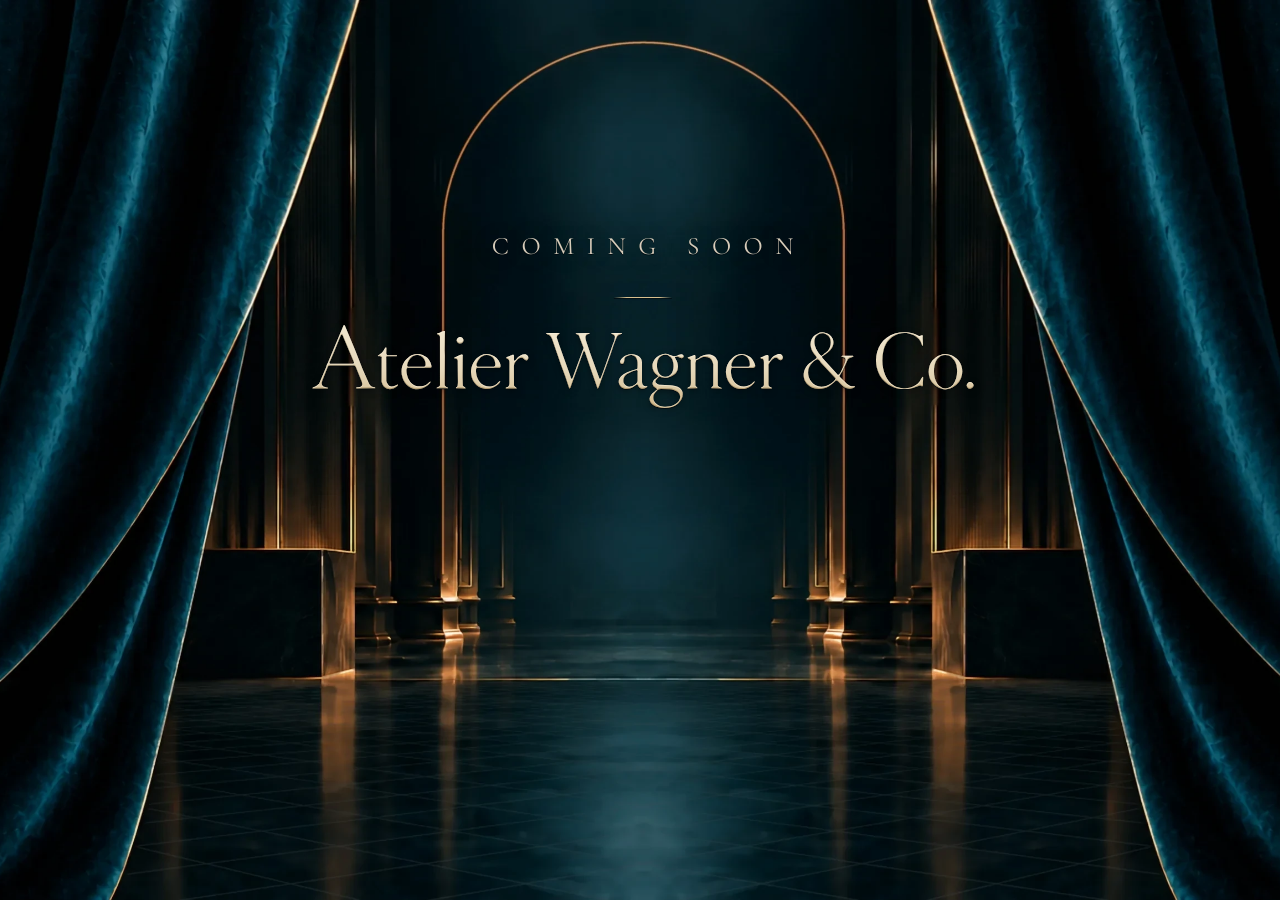
<file: index.html>
<!doctype html>
<html lang="en">
<head>
  <meta charset="utf-8">
  <meta name="viewport" content="width=device-width, initial-scale=1, viewport-fit=cover">
  <meta name="theme-color" content="#031923">
  <meta name="color-scheme" content="dark">
  <meta name="darkreader-lock">
  <meta name="description" content="Atelier Wagner &amp; Co. is developing thoughtful AI-assisted workflows, process improvements, and digital solutions for businesses. Official website coming soon.">
  <link rel="canonical" href="https://atelierwagnerco.com/">
  <meta property="og:type" content="website">
  <meta property="og:title" content="Atelier Wagner &amp; Co. | Official Website — Coming Soon">
  <meta property="og:description" content="Atelier Wagner &amp; Co. is developing thoughtful AI-assisted workflows, process improvements, and digital solutions for businesses. Official website coming soon.">
  <meta property="og:site_name" content="Atelier Wagner &amp; Co.">
  <meta property="og:url" content="https://atelierwagnerco.com/">
  <meta property="og:image" content="https://atelierwagnerco.com/assets/share/og-link-preview.png">
  <meta property="og:image:width" content="1200">
  <meta property="og:image:height" content="630">
  <meta property="og:image:alt" content="Atelier Wagner &amp; Co. — Coming Soon, with midnight teal velvet curtains and a gold-trimmed arch.">
  <meta name="twitter:card" content="summary_large_image">
  <meta name="twitter:title" content="Atelier Wagner &amp; Co. | Official Website — Coming Soon">
  <meta name="twitter:description" content="Atelier Wagner &amp; Co. is developing thoughtful AI-assisted workflows, process improvements, and digital solutions for businesses. Official website coming soon.">
  <meta name="twitter:image" content="https://atelierwagnerco.com/assets/share/og-link-preview.png">
  <meta name="twitter:image:alt" content="Atelier Wagner &amp; Co. — Coming Soon, with midnight teal velvet curtains and a gold-trimmed arch.">
  <link rel="icon" href="assets/brand/favicon-64x64.png" sizes="64x64" type="image/png">
  <link rel="icon" href="assets/brand/favicon.svg" sizes="any" type="image/svg+xml">
  <link rel="apple-touch-icon" href="assets/brand/apple-touch-icon.png">
  <title>Atelier Wagner &amp; Co. | Official Website — Coming Soon</title>
  <link rel="preload" href="assets/fonts/cormorant-garamond-latin-400-normal.woff2" as="font" type="font/woff2" crossorigin>
  <script type="application/ld+json">
    {"@context":"https://schema.org","@graph":[{"@type":"Organization","@id":"https://atelierwagnerco.com/#organization","name":"Atelier Wagner & Co.","alternateName":"AtelierWagnerCo","url":"https://atelierwagnerco.com/"},{"@type":"WebSite","@id":"https://atelierwagnerco.com/#website","name":"Atelier Wagner & Co.","alternateName":"AtelierWagnerCo","url":"https://atelierwagnerco.com/","publisher":{"@id":"https://atelierwagnerco.com/#organization"}}]}
  </script>
  <style>
    /* Cormorant Garamond — SIL Open Font License (assets/fonts/ofl.txt). Self-hosted: no font service. */
    @font-face { font-family: "Cormorant Garamond"; src: url("assets/fonts/cormorant-garamond-latin-400-normal.woff2") format("woff2"); font-weight: 400; font-style: normal; font-display: swap; }
    @font-face { font-family: "Cormorant Garamond"; src: url("assets/fonts/cormorant-garamond-latin-500-normal.woff2") format("woff2"); font-weight: 500; font-style: normal; font-display: swap; }
    @font-face { font-family: "Cormorant Garamond"; src: url("assets/fonts/cormorant-garamond-latin-300-italic.woff2") format("woff2"); font-weight: 300; font-style: italic; font-display: swap; }

    :root {
      color-scheme: dark;
      --ground: #031923;          /* page colour (palette v2) */
      --coming: #D6CCBA;          /* COMING SOON: soft champagne, never white */
      --hairline: #D8C08E;        /* champagne gold hairline */
      --founder: #CDBE9E;
      --edge: rgba(1, 9, 13, .92);/* crisp dark edge so lettering reads on velvet */
      background: var(--ground);
    }
    *, *::before, *::after { box-sizing: border-box; }
    html, body { margin: 0; width: 100%; min-height: 100%; background: var(--ground); }
    body { -webkit-font-smoothing: antialiased; -moz-osx-font-smoothing: grayscale; text-rendering: geometricPrecision; }

    main {
      --vw: 100vw; --vh: 100vh;
      position: relative; width: 100%; height: 100vh; overflow: hidden; background: var(--ground);
    }
    @supports (height: 100svh) { main { height: 100svh; --vh: 100svh; } }
    @supports (height: 100dvh) { main { height: 100dvh; --vh: 100dvh; } }

    /* The stage keeps the photograph's own proportions and covers the screen (like object-fit: cover),
       so the lettering always sits in the same place inside the arch on every screen. */
    .stage {
      /* desktop / laptop / landscape tablet: 1669 x 942 composition */
      --ar: 1.77176; --ox: .5; --oy: .12;
      --axis: 50.15%;
      --cs-top: 27.6%; --rule-top: 33.0%; --name-top: 35.7%;
      --cs-size: calc(.55rem + 1.02cqw);
      --rule-w: calc(1.25rem + 2.4cqw);
      --name-w: calc(6rem + 36.4cqw);
      --w: max(var(--vw), calc(var(--vh) * var(--ar)));
      --h: max(var(--vh), calc(var(--vw) / var(--ar)));
      position: absolute;
      width: var(--w); height: var(--h);
      left: calc((var(--vw) - var(--w)) * var(--ox));
      top: calc((var(--vh) - var(--h)) * var(--oy));
      container-type: size;
    }
    @media (min-aspect-ratio: 2 / 1) {          /* ultrawide: 2048 x 768 composition */
      .stage {
        --ar: 2.66667; --oy: .12; --axis: 49.66%;
        --cs-top: 27.6%; --rule-top: 32.85%; --name-top: 35.7%;
        --cs-size: calc(.5rem + .72cqw);
        --rule-w: calc(1.25rem + 1.7cqw);
        --name-w: calc(5rem + 25.6cqw);
      }
    }
    @media (max-aspect-ratio: 1 / 1) {          /* portrait phones and tablets: 852 x 1846 composition */
      .stage {
        --ar: .461538; --oy: .35; --axis: 50%;
        --cs-top: 35.6%; --rule-top: 38.9%; --name-top: 41.0%;
        --cs-size: calc(.52rem + 1.2cqw);
        --rule-w: calc(1.4rem + 7cqw);
        --name-w: calc(3rem + 41.5cqw);
      }
    }

    .scene, .scene img { position: absolute; inset: 0; width: 100%; height: 100%; display: block; }
    .scene img { object-fit: cover; animation: reveal 900ms ease-out both; }

    .lettering > * { position: absolute; left: var(--axis); margin: 0; animation: reveal 1400ms 250ms ease-out both; }

    .coming {
      top: var(--cs-top);
      transform: translate(-50%, -50%);
      font-family: "Cormorant Garamond", "Cormorant", Garamond, "Times New Roman", serif;
      font-weight: 400;
      font-size: var(--cs-size);
      line-height: 1;
      letter-spacing: .5em;
      padding-left: .5em;               /* balances the trailing letter-space so the words stay centred */
      text-transform: uppercase;
      white-space: nowrap;
      color: var(--coming);
      text-shadow: 0 1px 0 var(--edge), 0 0 .9em rgba(0, 0, 0, .45);
      font-kerning: normal;
    }
    .rule {
      top: var(--rule-top);
      width: var(--rule-w); height: 1px;
      transform: translateX(-50%);
      background: linear-gradient(90deg, rgba(216,192,142,0), var(--hairline) 22%, var(--hairline) 78%, rgba(216,192,142,0));
      box-shadow: 0 1px 0 rgba(1, 9, 13, .7);
    }
    .name {
      top: var(--name-top);
      width: var(--name-w);
      transform: translateX(-50%);
      font-size: 1rem; font-weight: 400;
    }
    .name svg { display: block; width: 100%; height: auto; overflow: visible; shape-rendering: geometricPrecision; }
    .name .stack { display: none; }
    .name .line { transform: translateY(-4.82%); }
    @media (max-aspect-ratio: 1 / 1) {
      .name .line { display: none; }
      .name .stack { display: block; transform: translateY(-3.39%); }
    }
    /* Portrait: COMING SOON sits fully inside the arch's gold lines. */
    @media (max-aspect-ratio: 1 / 1) { .coming { letter-spacing: .38em; padding-left: .38em; font-weight: 500; } }
    @media (max-aspect-ratio: 1 / 1) and (max-width: 350px) { .coming { letter-spacing: .3em; padding-left: .3em; } }
    /* Phones: give the hairlines and the A's crossbar a little more body so they never disappear. */
    .name g { stroke-width: 0; }
    @media (max-width: 540px) and (max-aspect-ratio: 1 / 1) { .name g { stroke-width: 11px; } }

    /* Optional founder line (off by default): soft italic, lower right. */
    .founder { display: none; }
    .with-founder .founder {
      display: block; position: absolute; left: auto; right: calc(5.5% + env(safe-area-inset-right, 0px)); bottom: calc(5.5% + env(safe-area-inset-bottom, 0px));
      font-family: "Cormorant Garamond", Garamond, serif; font-style: italic; font-weight: 300;
      font-size: calc(1rem + .55vw); letter-spacing: .04em; color: var(--founder);
      text-shadow: 0 1px 0 var(--edge), 0 0 1.2em rgba(0, 0, 0, .55);
      animation: reveal 1600ms 600ms ease-out both; margin: 0;
    }

    .sr-only { position: absolute !important; width: 1px; height: 1px; margin: -1px; padding: 0; overflow: hidden; clip: rect(0 0 0 0); clip-path: inset(50%); white-space: nowrap; border: 0; }

    @keyframes reveal { from { opacity: 0; } to { opacity: 1; } }
    @media (prefers-reduced-motion: reduce) { .scene img, .lettering > *, .with-founder .founder { animation: none; } }
  </style>
</head>
<body>
  <svg width="0" height="0" style="position:absolute" aria-hidden="true" focusable="false">
    <defs>
      <linearGradient id="awcGold" gradientUnits="userSpaceOnUse" x1="0" y1="-20" x2="0" y2="930">
        <stop offset="0" stop-color="#F3EAD4"/>
        <stop offset=".55" stop-color="#E6D8BA"/>
        <stop offset="1" stop-color="#CFB688"/>
      </linearGradient>
      <filter id="awcEtch" x="-3%" y="-15%" width="106%" height="140%" color-interpolation-filters="sRGB">
        <feGaussianBlur in="SourceAlpha" stdDeviation="34" result="amb"/>
        <feOffset in="amb" dy="24" result="ambO"/>
        <feFlood flood-color="#000000" flood-opacity=".5"/>
        <feComposite in2="ambO" operator="in" result="ambient"/>
        <feOffset in="SourceAlpha" dy="11" result="edgeO"/>
        <feGaussianBlur in="edgeO" stdDeviation="3.5" result="edgeB"/>
        <feFlood flood-color="#01090D" flood-opacity=".92"/>
        <feComposite in2="edgeB" operator="in" result="edge"/>
        <feOffset in="SourceAlpha" dy="6" result="sd"/>
        <feComposite in="SourceAlpha" in2="sd" operator="out" result="topRim"/>
        <feFlood flood-color="#FBF2DE" flood-opacity=".6"/>
        <feComposite in2="topRim" operator="in" result="hi"/>
        <feOffset in="SourceAlpha" dy="-6" result="su"/>
        <feComposite in="SourceAlpha" in2="su" operator="out" result="botRim"/>
        <feFlood flood-color="#8F7647" flood-opacity=".55"/>
        <feComposite in2="botRim" operator="in" result="lo"/>
        <feMerge><feMergeNode in="ambient"/><feMergeNode in="edge"/><feMergeNode in="SourceGraphic"/><feMergeNode in="lo"/><feMergeNode in="hi"/></feMerge>
      </filter>
      <filter id="awcEtchS" x="-4%" y="-10%" width="108%" height="125%" color-interpolation-filters="sRGB">
        <feGaussianBlur in="SourceAlpha" stdDeviation="48" result="amb"/>
        <feOffset in="amb" dy="34" result="ambO"/>
        <feFlood flood-color="#000000" flood-opacity=".5"/>
        <feComposite in2="ambO" operator="in" result="ambient"/>
        <feOffset in="SourceAlpha" dy="18" result="edgeO"/>
        <feGaussianBlur in="edgeO" stdDeviation="5" result="edgeB"/>
        <feFlood flood-color="#01090D" flood-opacity=".92"/>
        <feComposite in2="edgeB" operator="in" result="edge"/>
        <feOffset in="SourceAlpha" dy="9" result="sd"/>
        <feComposite in="SourceAlpha" in2="sd" operator="out" result="topRim"/>
        <feFlood flood-color="#FBF2DE" flood-opacity=".6"/>
        <feComposite in2="topRim" operator="in" result="hi"/>
        <feMerge><feMergeNode in="ambient"/><feMergeNode in="edge"/><feMergeNode in="SourceGraphic"/><feMergeNode in="hi"/></feMerge>
      </filter>
      <g id="awcL1"><path fill-rule="nonzero" d="M1925.61,349.78c40.43,13.14 71.71,43.83 86.76,83.43c6.85,18.02 15.77,40 -0.56,52.75l-186.91,0.03c-13.09,0.01 -47.45,-3.87 -56.88,4.64c-9.69,8.74 -5.32,40.27 -3.84,52.52c6.65,54.8 34.38,106.12 86.67,129.49c38.08,17.01 87.47,12.93 121.38,-11.23c14.32,-10.2 30.57,-33.5 45.31,-37.96c-0.35,17.11 -20.6,35.64 -33.88,45.99c-38.29,29.83 -83.98,45.46 -132.81,37.87c-126.61,-19.69 -175.37,-167.56 -117.71,-271.9c7.02,-12.71 14.94,-25.18 24.63,-36.03c9.91,-11.1 32.72,-31.37 54.23,-42.2c36.61,-18.43 74.63,-20.06 113.61,-7.4zM1826,365.77c-3.31,1.95 -6.57,3.96 -9.45,6.3c-18.1,14.67 -56.41,68.05 -47.77,93.12c1.68,4.86 5.1,6.42 8.62,9.62l170.64,1.02c19.23,0.12 16.94,-25.78 15.49,-37.79c-3.21,-26.6 -13.06,-50.25 -33.97,-67.9c-4.01,-3.39 -8.8,-5.97 -13.55,-8.51c-28.62,-15.26 -62.1,-12.38 -90.01,4.14zM2106.09,401.2c-6.61,-9.53 -34.57,-14.83 -24.08,-24.21c5.57,-4.97 61.79,-27.85 69.58,-28.78c3.2,-0.38 6.21,0.8 8.06,3.48c6.55,9.5 -3.64,60.72 9.84,59.62c10.4,-0.84 19.79,-21.66 26.41,-28.6c23.05,-24.12 85.27,-62.39 111.58,-22.42c9.66,14.69 6.51,47.1 -16.4,47.68c-14.92,0.38 -28.8,-24.64 -45.74,-28.13c-35.74,-7.38 -83.93,51.65 -83.8,85.03l0.79,205.82c0.04,12.38 27.96,21.34 27.57,28.21c-0.13,2.36 -2.11,1.81 -3.05,3.55l-105.55,0.53c-3.5,0.01 -6.4,-1.47 -7.59,-4.69c7.62,-7.7 20.48,-7.29 29.17,-15.22c13.74,-12.54 10.53,-41.02 10.59,-58.11l0.56,-167.12c0.06,-16.54 1.82,-42.57 -7.94,-56.64zM1534.35,380.01c1.2,-2.3 65.89,-30.34 73.73,-33.39c6.01,-2.34 15.3,-2.32 15.22,6.54l-2.06,234.8l2.9,84.94c0.48,14.18 23.12,14.5 26.76,24.88c0.74,2.11 -1.13,2.56 -1.04,4.77l-98.07,-0.85c-3.93,-16.3 11.38,-9.23 16.49,-28.37c4.7,-17.63 3.26,-52.97 3.08,-72.13l-1.86,-188.22c-0.28,-28.52 -40.45,-22.77 -35.15,-32.97zM1182.01,344.41c24.62,6.3 52.12,22.69 64.08,33.46c14.59,13.15 27.08,31.22 35.02,49.18c4.91,11.13 16.16,40.57 10.85,51.91c-1.81,3.88 -4.51,4.36 -7.56,6.74l-243.21,0.25c-15.72,16.55 -10.57,43.39 -7.02,64.68c9.71,58.36 49.35,120.69 112.57,128.66c31.95,4.03 63.73,1.32 91.48,-16.18c14.57,-9.18 31.09,-30.3 45.7,-34.02c-1.3,16.21 -19.94,32.41 -32.51,42.65c-38.2,31.12 -92.63,45.8 -141.17,36.11c-121.18,-24.18 -166.79,-185.91 -103.99,-282.56c12.8,-19.71 52.38,-61.34 85.76,-74.34c30.27,-11.79 58.53,-14.6 90,-6.54zM1104,360.4c-4.87,2.33 -9.85,4.62 -13.99,7.65c-26.05,19.03 -39.67,44.59 -48.58,74.83c-2.16,7.32 -5.68,16.43 -2.62,23.95c1.85,4.53 5.05,5.52 8.54,8.3l167.56,-0.82c21.83,-0.11 16.15,-31.54 13.85,-44.62c-5.15,-29.31 -21.09,-54.63 -47.71,-68.66c-4.53,-2.39 -9.8,-3.96 -15.04,-5.49c-21.5,-6.29 -41.81,-4.79 -62.01,4.86zM728.17,359.41c7.28,-9.22 28.51,-12.21 58.34,-50.22c4.57,-5.84 23.65,-44.45 29.74,-38.03c8.17,8.63 -2.81,58.41 3.95,73.01c2.01,4.36 5.57,6.13 9.02,9.11l97.63,-0.79c6.43,4.81 5.72,8.08 -0.88,12.29l-98.07,-1.31c-3.38,-0.04 -8.74,6.54 -10.8,8.61l1.26,250.24c0.04,7.2 5.27,17.61 8.01,24.18c28.88,69.13 101.06,15.18 114.66,14.09c-1.27,20.59 -34.1,37.81 -52.44,44.2c-48.22,16.79 -102,-4.63 -115.76,-56.09c-1.37,-5.12 -4.89,-12.84 -4.87,-18.03l0.8,-256.83c-15.66,-14.46 -27.78,-4.16 -40.59,-14.43zM1629.86,190.88c3.1,18.56 -11.64,37.15 -30.13,39.65c-17.88,2.42 -38.43,-11.69 -40.67,-29.97c-2.26,-18.38 12.54,-37.56 30.99,-39.88c18.9,-2.38 36.68,11.46 39.81,30.2zM1351.18,127.01c3.01,-6.2 16.67,-6.43 22.5,-8.08c11.95,-3.39 46.58,-22.97 56.47,-19.5c3.44,1.2 3.33,3.69 5.38,6.14l-2.48,193.06c-0.27,20.55 1.87,41.07 1.76,61.57l-1.68,304.33c-0.11,19.35 34.38,30.24 35.49,33.15c0.91,2.38 -1.34,2.42 -1.71,4.5l-116.98,-0.49c-0.58,-1.9 -2.84,-1.84 -2.21,-4.21c1.46,-5.49 35.19,-11.17 35.18,-30.75l-0.3,-507.07c-0.01,-18.91 -35.07,-25.12 -31.42,-32.65zM381.52,40.5l102.44,244.61l86.03,218.64l63.03,140.83c7.06,15.76 20.93,34.23 36.99,41.44c11.07,4.97 24.43,2.79 32.81,11.03c-3.08,6.18 -8.06,4.37 -13.47,4.43l-180.3,1.76c-7.28,0.07 -9.68,-8.71 -2.74,-11.54c19.11,-7.8 39.36,1.59 54.12,-18.14c12.25,-16.36 -7,-54.96 -14.07,-72.22l-50.41,-122.95c-4.77,-11.64 -13.1,-16.83 -26.04,-16.79l-246.73,0.86c-9.01,0.03 -19.09,8.39 -22.34,16.56l-51.58,129.84c-7.86,19.79 -19.21,49.94 -0.86,67.33c19.45,18.41 69.45,11.22 50.59,26.75l-156.12,-0.41c0.31,-3.36 -2.14,-4.74 0.49,-7.68c2.06,-2.29 37.02,-11.09 59.55,-34.87c1.94,-2.05 7.78,-6.78 8.77,-9.11l71.61,-169.16c4.04,-9.55 5.9,-20.02 9.8,-29.59c2.34,-5.74 6.54,-10.41 8.92,-16.07l165.37,-394.88c2.28,-5.44 12.07,-5.64 14.14,-0.67zM339.85,143.28l-77.06,190l-41.27,94.6c-2.33,5.25 1.94,16.41 8.7,16.4l241.45,-0.56c2.5,-3.58 4.81,-7.05 6.96,-10.86l-121.47,-290.45c-2.76,-6.59 -14.83,-5.19 -17.31,0.87z"/></g>
      <g id="awcL2"><path fill-rule="nonzero" d="M6999.57,667.61c1.61,18.84 -14.43,36.9 -33.08,38.75c-19.15,1.89 -37.21,-14.15 -38.97,-33.03c-1.78,-18.99 14.52,-37.11 33.26,-38.91c19.19,-1.84 37.17,14.29 38.79,33.19zM3907.29,698.2c57.42,46.86 27.33,125.12 -19.33,166.31c-55.36,48.86 -147.89,51.71 -215.94,34.74c-60.32,-15.04 -109.76,-71.82 -64.63,-130.48c9.43,-12.27 59.76,-53.46 59.99,-54.16c2.76,-8.56 -26.51,-23.92 -32.82,-30.49c-29.7493,-31.00164 -5.97957,-74.50121 20.36646,-86.17811l-0.05503,-0.06879c10.20719,-8.16576 20.08375,-16.75791 29.1485,-24.70983c-5.50186,-3.12478 -10.38921,-6.30379 -14.19994,-9.03328c-55.75,-39.94 -66.78,-110.05 -28.08,-166.55c11.59588,-16.9295 50.91647,-50.05481 78.97518,-53.08494l-0.07381,-0.24602c24.29899,-7.2897 49.22102,-9.04907 72.67944,2.68014l-0.14066,0.28131c14.55909,2.84738 39.86362,11.19776 52.98116,18.05126c10.89913,-3.21394 23.46346,-5.93074 36.18199,-7.7405c0.03836,-0.03377 0.07726,-0.06751 0.11669,-0.10124c8.97,-7.68 27.71,-13.29 39.36,-14.18c13.31,-1.02 31.59,12.86 24.59,27.45c-7.11,14.82 -24.54,16.77 -37.78,10.19c-4.14029,-2.06049 -18.35561,-7.29689 -25.0207,-13.27445c-9.72451,1.38415 -19.21073,3.28998 -27.93774,5.56237c3.30937,5.92037 3.71993,14.22205 7.64844,20.02207c36.02,53.08 37.71,129.63 -20.22,169.26c-10.77014,7.37187 -33.27395,19.91032 -50.32207,22.08263c-20.10308,9.50973 -40.53212,6.97151 -61.08475,3.00552c-11.47854,1.30726 -25.52372,-3.28768 -38.03289,-9.31271c-8.61289,7.56355 -18.13421,15.92219 -28.06389,24.04401c-4.33033,7.38004 -11.32363,13.76932 -13.04641,22.68054c-4.09,21.14 27.02,38.27 44.96,39.02l107.77,4.5c34.47,1.43 74.49,7.26 102.01,29.73zM3661.82,732.71c-29.67,28.31 -46.16,71.9 -21.32,109.5c35.74,54.13 109.54,57.84 167.42,47.94c69.25,-11.85 147.09,-91.54 73.41,-152.11c-9.65,-7.94 -21.58,-12.96 -33.39,-16.77c-13.9,-4.48 -31.51,-9.49 -46.18,-9.81l-91.92,-2.03c-21.17,-0.46 -33.33,9.26 -48.02,23.28zM6588.27,665.62c-75.93,-61.37 -79.6,-182.18 -21.7,-256.6c12.6496,-16.26854 52.92414,-50.9004 80.95115,-56.45679c31.76262,-15.4432 65.27818,-15.2389 98.78527,-5.18678l-0.21556,0.71852c31.73284,2.01643 79.1632,41.55122 94.97913,60.48504c60.2,72.1 52.76,194.37 -21.47,254.8c-15.32523,12.48155 -55.0356,41.99065 -80.85431,42.9309c-26.51214,9.38317 -54.6271,9.43653 -80.33876,-2.9921c-23.81265,-4.94307 -56.7212,-26.86362 -70.13693,-37.69879zM6783.21,662.77c50.25,-64.16 57.46,-176.56 16.72,-247.6c-21.1923,-36.95302 -48.0093,-48.31641 -60.88938,-58.9023c-28.43576,-7.83585 -54.96828,-7.97182 -81.33596,3.24727c-11.80186,12.32672 -35.5427,22.33494 -51.45465,54.78502c-33.72,68.73 -31.9,174.81 12.15,238.8c15.95432,23.17727 36.7816,33.29628 49.10103,42.75667c22.51953,9.50384 45.57362,8.74702 69.11449,0.00668c13.3762,-8.42364 32.31967,-14.86538 46.59449,-33.09335zM4071.96,396.7c0.11483,0.80598 0.29327,1.59401 0.51891,2.36837c12.44912,-6.80248 27.17528,-11.67704 39.16086,-20.00547c11.67446,-12.24324 32.18422,-20.62684 46.35023,-25.28291c53.31,-17.52 115.06,-10.62 140.77,46.88c3.33,7.45 9.51,19.67 9.5,27.71l-0.07,237.49c-0.01,19.28 34.61,27.31 39.12,31.98c2.13,2.21 0.02,2.89 1.47,5.86l-105.48,-2.34c-0.86,-1.87 -2.72,-1.9 -3.06,-4.09c-1.16,-7.44 18.14,-17.82 18.16,-28.78l0.46,-215.05c0.02,-7.88 -2.89,-17.13 -5.07,-24.63c-13.03,-44.82 -54.52,-63.39 -98.44,-55.88c-14.72314,2.51104 -29.18479,11.96086 -41.62078,16.46507c-12.61694,7.94788 -26.45671,12.6724 -37.28935,18.66477c1.42433,3.07948 2.51455,6.2238 2.06012,9.75016c-0.95,7.41 -6.71,14.5 -6.71,21.99v230.01c0,10.96 21.97,21.77 20.03,28.72c-0.63,2.27 -2.53,1.94 -3.75,3.67l-98.96,0.83c1.54,-16.21 14.79,-6.02 27.36,-24.51c9.01,-13.24 8.11,-38.53 8.01,-54.01l-1.49,-217.26c-18.43,-22.77 -30.28,-12.65 -31.92,-30.4l70.19,-24.7c16.51,-5.81 9.46,35.83 10.7,44.55zM3348.34,365.08c-11.72,7.63 -22.6,17.88 -23.89,32.5c-1.43,16.38 -4.08,56.83 -31.94,44.82c-28.67,-12.35 -6.53,-44.03 7.64,-58.28c8.91579,-8.97016 30.34726,-25.66083 47.66477,-31.3625l-0.00286,-0.00572c19.38243,-9.69122 38.49044,-11.99945 59.74662,-9.87384l-0.02794,0.27943c9.97483,-1.06339 21.44879,1.79821 30.51941,4.24263c39.18,10.54 71.69,40.11 71.69,83.17v167.12c0,25.36 -5.92,70.89 25.07,80.82c10.79,3.46 21.23,-2.95 31.3,-1.56c-7.75,31.36 -61.88,39.43 -86.34,15.28c-6.94,-6.85 -13.85,-29.9 -22.12,-31.28c-7.48,-1.24 -36.16,25.13 -45.1,30.53c-35.44,21.37 -86.56,26.43 -120.49,-0.76c-13.79,-11.05 -22.91,-26.45 -26.23,-43.78c-10.46,-54.53 36.04,-88.64 79.43,-109.43c10.47308,-5.02004 25.78435,-12.80018 39.74642,-15.8524l-0.07704,-0.19261c28.55526,-11.4221 51.9036,-14.66804 72.47534,-22.56456c1.84186,-3.07676 3.88182,-7.39114 4.24528,-15.56043c1.12,-25.45 2.92,-54.95 -4.44,-79.6c-13.53847,-45.32872 -38.01438,-41.37041 -56.59658,-51.62181c-14.49094,-0.88271 -27.15791,0.61253 -40.20362,5.70813c-4.58933,3.42029 -11.49393,6.8751 -12.0698,7.25368zM3349.66,553.5c-31.09,21.47 -50.21,74.08 -24.06,106.55c29.18,36.23 74.24,26.23 107.62,3.71c9.14,-6.17 18.79,-12.33 24.46,-22.11c6.68,-11.51 5,-27.96 5,-40.88v-78.73c-4.00585,-5.43392 -6.30606,-9.15862 -7.45508,-11.94822c-17.76999,6.1032 -36.80584,9.59881 -58.34307,17.29881c-12.88078,9.59612 -34.93435,17.62123 -47.22184,26.10941zM4643.17,435.84c-3.63,-23.48 -12.91,-47.55 -31.42,-63.34c-8.2047,-6.99583 -20.00424,-11.15714 -28.28271,-17.77818c-22.52614,-5.97712 -43.41539,-5.15481 -64.41882,4.05745c-9.28983,9.66101 -24.24069,16.56829 -33.48846,26.54073c-13.9,15 -38.8,57.2 -34.89,78.61c0.92,5.05 4.32,7.63 7.27,11.47l170.63,-1.79c18.98,-0.2 16.45,-25.84 14.6,-37.77zM4606.58,350.46c40.46,12.86 67.69,40.56 83.5,79.67c11.57,28.6 23.73,56.7 -19.3,56.53l-215.93,-0.85c-11.85,18.56 -9.23,40.31 -7.27,61.74c6.49,70.88 60.51,135.82 135.25,134.82c28.36,-0.37 55.36,-8.7 78.28,-25.81c12.02,-8.98 21.46,-25.32 34.91,-29.95c-0.07,16.09 -17.79,31.07 -29.63,41.47c-37.3,32.76 -85.54,45.77 -134.58,40.14c-125.1,-14.35 -174.12,-175.43 -113.25,-274.13c12.95997,-21.02645 58.72722,-76.03373 91.37208,-82.70131c25.86714,-12.78234 53.37859,-13.80655 80.81389,-5.57595l-0.20908,0.69692c5.26926,0.5352 10.6664,2.24277 16.0431,3.95035zM3819.28,548.87c28.81,-41.49 27.82,-115.44 3.15,-158.32c-10.67233,-18.55344 -28.59576,-25.74856 -38.74718,-36.42134c-16.60316,-6.84109 -33.31933,-6.47642 -51.3065,-2.13538c-11.60464,9.45529 -31.55226,12.59868 -46.22632,34.59673c-28.72,43.04 -24.42,127.87 9.36,167.08c11.80831,13.69826 26.97726,17.06451 38.50959,23.56933c19.14374,3.69828 35.77897,5.75046 52.3432,-1.38708c9.97717,-8.12166 23.93875,-14.07179 32.91721,-26.98225zM4779.62,393.78c-4.79,-3.92 -20.2,-5.95 -21.73,-12.17c-1.66,-6.75 10.68,-9.18 14.93,-10.43c15.74,-4.64 42.33,-21.91 57.52,-20.95c23.26,1.48 1.53,68.68 17.46,67.51c7.16,-0.53 20.47,-25.41 25.7,-31.59c22.91,-27.07 90.19,-70.95 115.53,-23.3c8.63,16.22 1.07,44.57 -21.39,43.76c-17.72,-0.64 -26.68,-23.82 -44.41,-27.33c-36.55,-7.23 -81.81,62.97 -81.81,79.43v168.88c0,15.31 -2.95,40.48 6.41,53.38c12.27,16.9 32.56,8.91 25.7,21.46l-97.63,0.56c-5.43,0.03 -12.08,-0.51 -15.54,-4.63c9.31,-11.05 32.35,-14.94 32.33,-34.7l-0.23,-233.09c-0.01,-12.28 -2.8,-28.6 -12.84,-36.79zM5714.85,679.91c12.5,1.86 25.6,-3.19 36.93,-0.48c-4.68,14.39 -22.6,20.06 -36.93,23.81c-50.82,13.29 -86.88,-16.78 -120.38,-51.46c-8.02,-8.3 -25.54,-33.6 -37.51,-33.08c-10.32,0.45 -18.87,13.67 -25.54,20.24c-15.93,15.71 -33.97,29.47 -53.18,40.94c-78.43,46.87 -195.74,39.78 -246.91,-43.93c-41.12,-67.28 -14.73,-151.43 42.41,-199.55c10.52,-8.86 71.21,-48.23 73.16,-54.82c2.98,-10.09 -19.93,-31.78 -26.22,-40.29c-20.62,-27.9 -33.52,-58.45 -36.74,-93.24c-3.87,-41.84 15.17,-81.04 48.29,-106.4c6.73474,-5.15788 15.49071,-11.6053 24.4192,-14.98644l-0.0127,-0.02116c26.73504,-16.04102 58.45325,-18.3742 87.46439,-7.5688c28.11611,0.91211 64.30282,39.12168 72.64911,59.93641c23.85,59.51 -8.37,113.32 -54.78,149.52c-10.08865,7.87425 -24.12189,19.65114 -37.50922,24.78037c-7.33176,5.10165 -14.65895,10.07201 -21.38569,14.63272c2.02852,4.52786 2.79718,9.83874 6.0949,13.49691l162.86,180.71c16.47,-6.33 22.63,-20.55 30.71,-35.71c14.77,-27.71 57.23,-105.37 45.91,-135.44c-7.68,-20.41 -30.08,-13.67 -41.52,-25.92c8.01,-7.48 18.81,-5.66 29.88,-5.23c23.16,0.91 75.56,-3.71 93.03,-0.42c3.28,0.62 3.4,2.34 5.46,3.89c-7.34,9.94 -37.34,14.41 -53.87,28.98c-1.4,1.23 -3.88,1.41 -4.64,3.11l-52.93,118.44c-6.77,15.13 -31.02,44.93 -33.42,56.96c-0.83,4.19 0.9,6.99 1.75,10.93l59.97,59.94c16.49,16.49 38.71,34.7 62.49,38.23zM5463.94,308.64c34.43,-38.4 43.89,-105.81 14.18,-149.86c-13.48824,-19.9929 -30.97243,-22.22019 -42.99769,-31.64612c-22.75603,-7.17672 -45.57157,-5.61947 -66.81046,5.11125c-11.80388,12.0859 -27.32332,17.52285 -36.10185,39.72488c-23.69,59.94 12.02,128.02 48.9,173.7c4.68209,5.80579 11.00853,9.78821 16.26362,14.80333c7.17298,-4.86325 15.01445,-10.17947 22.81543,-15.62157c11.78762,-12.80895 33.21317,-24.46139 43.75095,-36.21176zM5357.28,395.87c-12.84,-2.61 -41.82,24.73 -51.42,33.14c-58.69,51.4 -61.31,132.55 -19.65,195.94c48.76,74.2 140.55,73.82 208.74,28.99c17.71,-11.63 48.71,-34.37 52.31,-55.39l-142.31,-152.26c-10.48,-11.21 -33.8,-47.59 -47.67,-50.42zM2500,123.73c0.59,-2.33 3.44,-4.96 6.14,-4.93l131.5,1.42c1.19,1.68 3.76,1.7 3.68,4.26c-0.18,5.68 -36.74,20.37 -27,49.53l26.53,79.34l116.05,324.51c2.28,6.4 3.22,28.4 14.87,23.71c2.66,-1.07 4.69,-3.14 5.67,-5.81l99.67,-272.1c3.54,-9.66 19.37,-41.17 15.91,-50.28l-47.81,-125.82c-3.04,-8.02 -33.76,-19.39 -33.09,-23.58c0.36,-2.24 2.45,-1.68 3.63,-3.09l134.13,-0.56c2.92,-0.02 6.41,1.53 7.47,4.17c-9.8,7.16 -22.85,5.92 -32.5,16.11c-22.29,23.54 -0.39,72.59 8.66,99.18l34.71,102.02l94.01,257.79c3.25,1.03 3.89,4.3 8.37,1.17c4.83,-3.37 24.71,-58.46 28.13,-68.1l101.22,-285.89c7.67,-21.65 30.1,-71.69 22.53,-93.27c-6.05,-17.26 -32.15,-20.74 -34.82,-28.13c-0.76,-2.09 1.11,-2.81 1.03,-5.02l107.31,-0.44c16.32,15.22 -33.54,3.12 -53.54,46.77c-26.56,57.94 -44.24,121.05 -65.16,181.2c-31.37,90.16 -65.62,179.22 -97.66,269.15c-5.57,15.63 -23.44,75.95 -32.12,84.98c-2.81,2.93 -3.85,0.92 -6.9,1.65l-132.52,-384.63c-2.09,-6.05 -12.47,-10.2 -15.26,-2.52l-137.28,378.19c-2.26,6.21 -5.79,7.88 -12.05,7.63l-42.99,-127.82l-45,-120.21l-91.22,-265.5c-20.35,-59.23 -46.06,-47.59 -64.3,-65.08zM6140.57,682.9c-237.64,-105.46 -220.65,-483.67 32.1,-557.83c61.04,-17.92 131.45,-19.55 192.19,0.35c18.8,6.16 36,15.91 54.53,22.61c20.29,7.34 37.4,-8.73 42.16,-5.28c6.37,4.62 3.58,20.66 3.58,27.46c0,16.53 5.17,79.58 0.34,88.93c-11.02,-10.12 -17.44,-37.43 -25.88,-51.99c-17.53,-30.21 -43.26,-52.24 -74.73,-67.13c-108.47,-51.34 -229.34,-7.84 -287.2,95.28c-28.63,51.01 -36.81,115.16 -37.72,172.84c-1.5,95.86 36.08,216.03 123.5,267.01c25.18,14.69 54.33,22.1 83.12,25.28c29.29,3.23 62.46,2.78 90.59,-6.63c35.94,-12.01 69.02,-32.18 93.19,-61.81c11.8,-14.46 21.01,-43.76 35.29,-52.34c1.22,2.05 2.88,2.39 3.23,5.47c0.9,7.8 -2.41,56.3 -2.41,70.62c0,6.15 2.17,19.31 -3.89,23.32c-5.75,3.81 -19.04,-5.39 -24.86,-7.58l-76.09,27.91c-10.41,3.82 -36.65,9.04 -47.76,9.21l-75.2,1.15c-33.22,0.51 -68.31,-13.64 -98.08,-26.85z"/></g>
    </defs>
  </svg>

  <main>
    <div class="stage">
      <picture class="scene">
        <source media="(min-aspect-ratio: 2 / 1)" type="image/webp" srcset="assets/scene/awc-stage-ultrawide.webp">
        <source media="(min-aspect-ratio: 2 / 1)" type="image/jpeg" srcset="assets/scene/awc-stage-ultrawide.jpg">
        <source media="(max-aspect-ratio: 1 / 1)" type="image/webp" srcset="assets/scene/awc-stage-portrait.webp">
        <source media="(max-aspect-ratio: 1 / 1)" type="image/jpeg" srcset="assets/scene/awc-stage-portrait.jpg">
        <source type="image/webp" srcset="assets/scene/awc-stage-desktop.webp">
        <img src="assets/scene/awc-stage-desktop.jpg" alt="" decoding="async" fetchpriority="high">
      </picture>

      <div class="lettering">
        <p class="coming">Coming Soon</p>
        <span class="rule" aria-hidden="true"></span>
        <h1 class="name">
          <span class="sr-only">Atelier Wagner &amp; Co.</span>
          <svg class="line" viewBox="-40 -60 7120 1100" aria-hidden="true" focusable="false">
            <g fill="url(#awcGold)" stroke="url(#awcGold)" stroke-linejoin="round" filter="url(#awcEtch)">
              <use href="#awcL1"/><use href="#awcL2"/>
            </g>
          </svg>
          <svg class="stack" viewBox="-60 -70 4630 1860" aria-hidden="true" focusable="false">
            <g fill="url(#awcGold)" stroke="url(#awcGold)" stroke-linejoin="round" filter="url(#awcEtchS)">
              <use href="#awcL1" x="1071.5"/><use href="#awcL2" x="-2500.0" y="812"/>
            </g>
          </svg>
        </h1>
      </div>
    </div>
    <p class="founder">Kurt Wagner</p>
  </main>
</body>
</html>
</file>
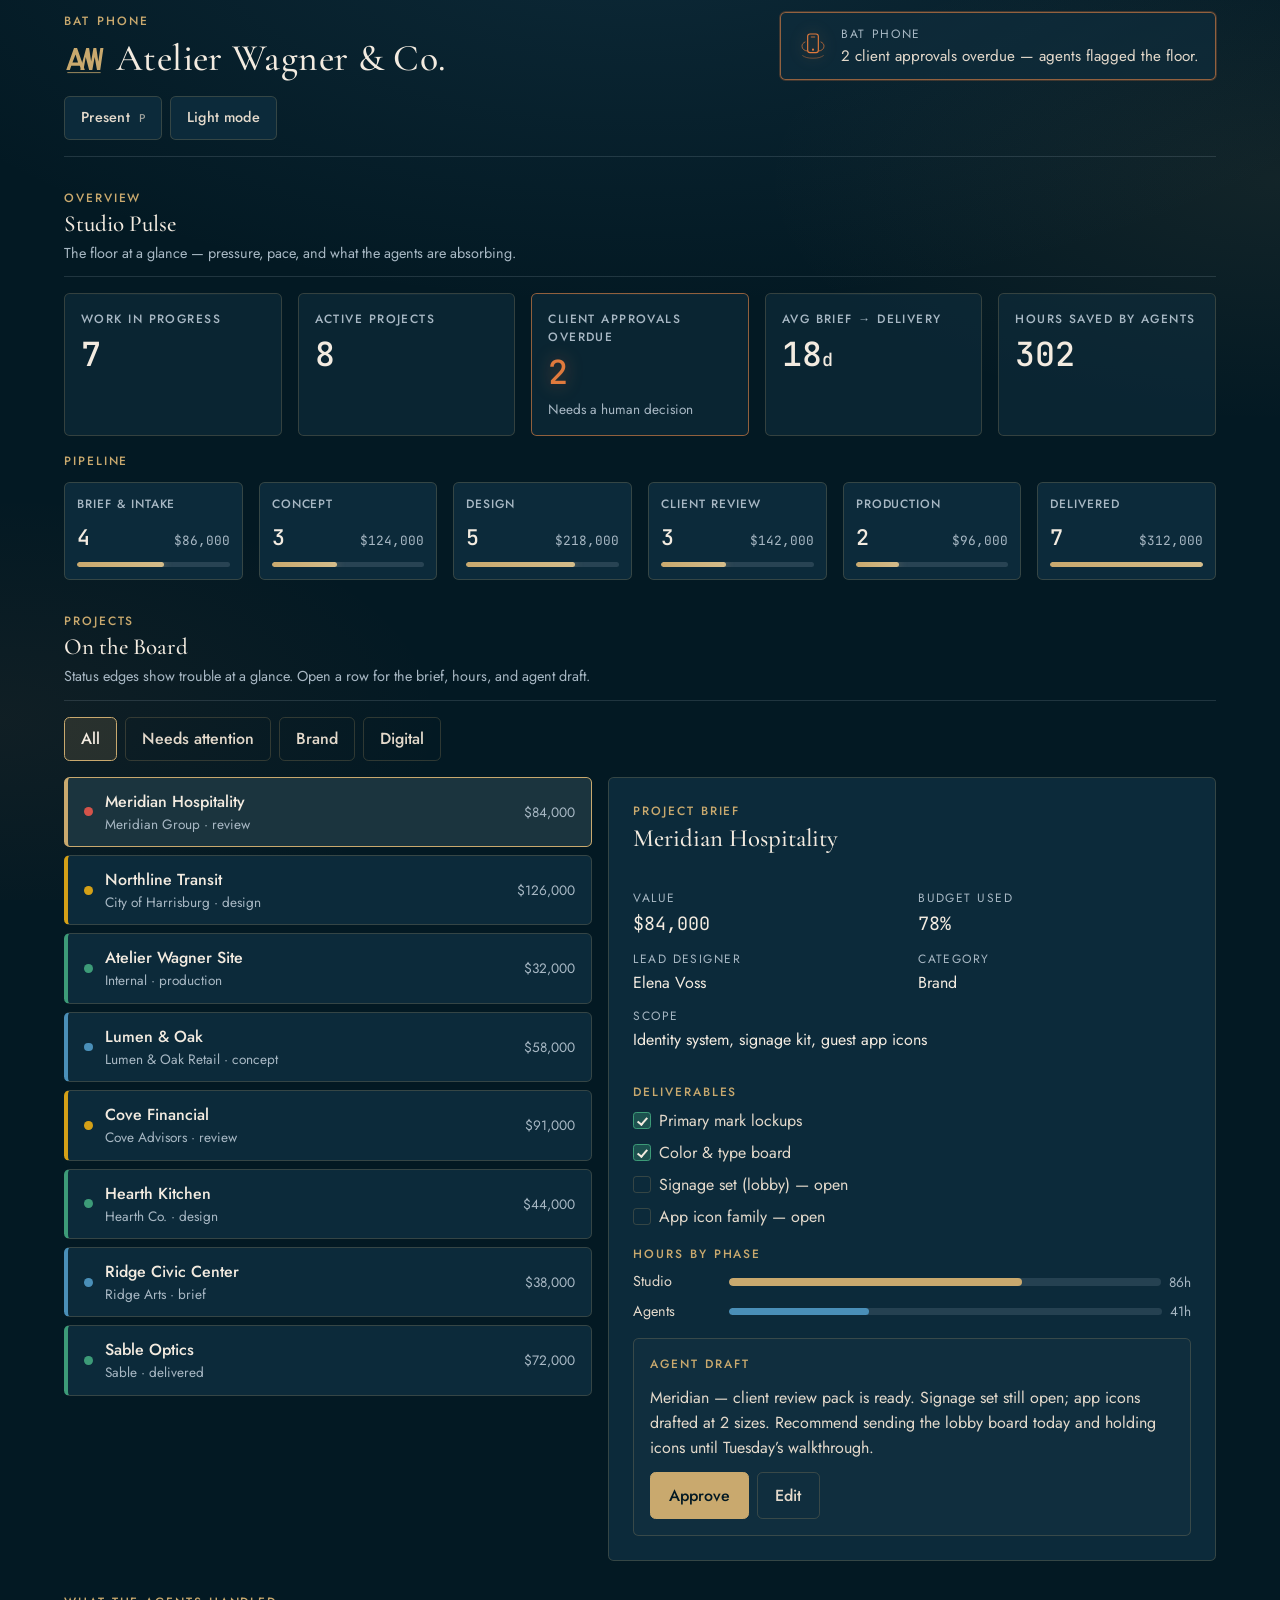
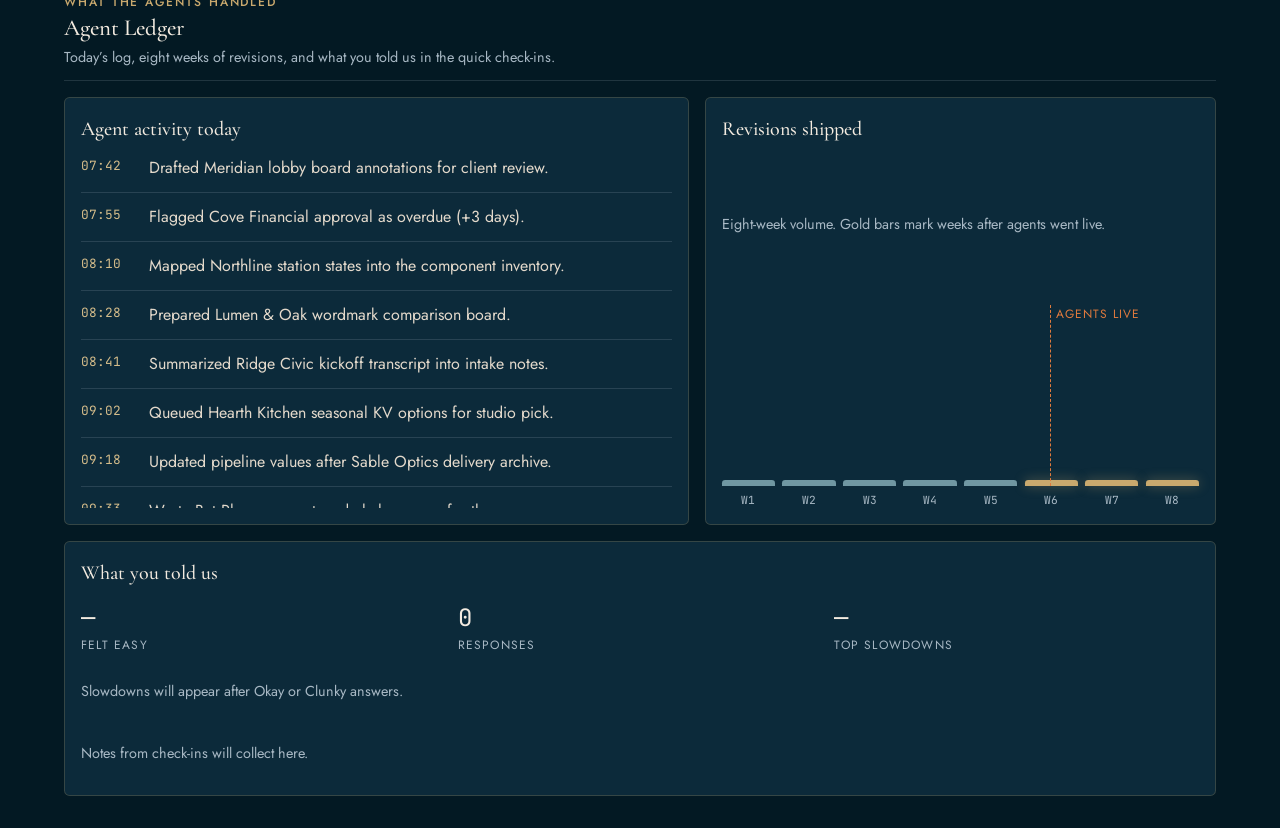
<file: bat-phone/index.html>
<!doctype html>
<html lang="en" data-theme="dark">
<head>
  <meta charset="utf-8">
  <meta name="viewport" content="width=device-width, initial-scale=1, viewport-fit=cover">
  <meta name="theme-color" content="#031923">
  <meta name="color-scheme" content="dark light">
  <meta name="description" content="Bat Phone — Atelier Wagner &amp; Co. studio floor: projects, pipeline, and what the agents handled.">
  <link rel="canonical" href="https://atelierwagnerco.com/bat-phone/">
  <title>Bat Phone · Atelier Wagner &amp; Co.</title>
  <link rel="preconnect" href="https://fonts.googleapis.com">
  <link rel="preconnect" href="https://fonts.gstatic.com" crossorigin>
  <link
    href="https://fonts.googleapis.com/css2?family=Cormorant+Garamond:ital,wght@0,500;0,600;1,500&family=JetBrains+Mono:wght@400;500&family=Jost:wght@400;500;600&display=swap"
    rel="stylesheet"
  >
  <link rel="stylesheet" href="css/bat-phone.css">
</head>
<body>
  <a class="sr-only" href="#studio-pulse">Skip to studio pulse</a>

  <div class="app" id="app">
    <header class="topbar">
      <div class="brand-block">
        <p class="product-label">Bat Phone</p>
        <div class="brand-row">
          <svg class="monogram" xmlns="http://www.w3.org/2000/svg" viewBox="0 0 72 64" width="40" height="40" aria-hidden="true" focusable="false">
            <path fill="currentColor" d="M4 52 L18 12h5.5L37.5 52h-6.5l-2.6-8H13.1l-2.6 8zm11.2-13.5h10.1L20.75 24z"/>
            <path fill="currentColor" d="M40 12h5.2l3.6 24.5L53 12h5.1l3.7 24.5L65.4 12H71L65.2 52h-5.8L55.2 28.5 51 52h-5.8L39.1 28.5 35 52h-5.7z"/>
            <path fill="none" stroke="currentColor" stroke-width="1.4" d="M6 56.5h60"/>
          </svg>
          <h1 class="brand-name">Atelier Wagner &amp; Co.</h1>
        </div>
      </div>

      <div
        class="bat-status is-quiet"
        id="bat-status"
        role="status"
        aria-label="Bat Phone status"
      >
        <svg class="bat-icon" xmlns="http://www.w3.org/2000/svg" viewBox="0 0 48 48" width="32" height="32" fill="none" aria-hidden="true" focusable="false">
          <rect x="16" y="6" width="16" height="28" rx="3.5" stroke="currentColor" stroke-width="1.75"/>
          <rect x="20.5" y="9.5" width="7" height="2" rx="1" fill="currentColor" opacity="0.55"/>
          <circle cx="24" cy="29.5" r="1.6" fill="currentColor"/>
          <path d="M12 18c-2.8 1.2-4.5 3.4-4.5 6.2 0 4.2 3.6 7.3 8.2 7.3" stroke="currentColor" stroke-width="1.5" stroke-linecap="round" opacity="0.7"/>
          <path d="M36 18c2.8 1.2 4.5 3.4 4.5 6.2 0 4.2-3.6 7.3-8.2 7.3" stroke="currentColor" stroke-width="1.5" stroke-linecap="round" opacity="0.7"/>
          <path d="M8.5 38.5c3.2 2.4 7.5 3.8 15.5 3.8s12.3-1.4 15.5-3.8" stroke="currentColor" stroke-width="1.5" stroke-linecap="round" opacity="0.45"/>
        </svg>
        <div class="bat-copy">
          <span class="label" id="bat-label">Bat Phone</span>
          <p id="bat-message">✓ Bat Phone is quiet. The agents have the rest.</p>
        </div>
      </div>

      <div class="controls" role="toolbar" aria-label="Display controls">
        <button type="button" class="ctrl-btn" id="present-btn" aria-pressed="false" aria-keyshortcuts="P">
          Present <span class="kbd">P</span>
        </button>
        <button type="button" class="ctrl-btn" id="theme-btn" aria-pressed="false">
          Light mode
        </button>
      </div>
    </header>

    <!-- SECTION: Studio Pulse (overview) -->
    <section class="section" id="studio-pulse" aria-labelledby="pulse-title">
      <header class="section-head">
        <p class="section-kicker">Overview</p>
        <h2 class="section-title" id="pulse-title">Studio Pulse</h2>
        <p class="section-lede helper">The floor at a glance — pressure, pace, and what the agents are absorbing.</p>
      </header>

      <div class="summary-strip" id="summary-strip" aria-label="Summary metrics"></div>

      <div>
        <p class="section-kicker" style="margin-bottom:0.75rem">Pipeline</p>
        <div class="pipeline" id="pipeline" role="group" aria-label="Pipeline stages. Activate a stage to filter projects."></div>
      </div>
    </section>

    <!-- SECTION: On the Board (projects) -->
    <section class="section" id="on-the-board" aria-labelledby="board-title">
      <header class="section-head">
        <p class="section-kicker">Projects</p>
        <h2 class="section-title" id="board-title">On the Board</h2>
        <p class="section-lede helper">Status edges show trouble at a glance. Open a row for the brief, hours, and agent draft.</p>
      </header>

      <div class="filters" id="project-filters" role="group" aria-label="Project filters"></div>

      <div class="projects-layout">
        <ul class="project-list" id="project-list" aria-label="Project list"></ul>
        <article class="brief" id="project-brief" aria-live="polite" aria-label="Selected project brief"></article>
      </div>
    </section>

    <!-- SECTION: Agent Ledger -->
    <section class="section" id="agent-ledger" aria-labelledby="ledger-title">
      <header class="section-head">
        <p class="section-kicker">What the agents handled</p>
        <h2 class="section-title" id="ledger-title">Agent Ledger</h2>
        <p class="section-lede helper">Today’s log, eight weeks of revisions, and what you told us in the quick check-ins.</p>
      </header>

      <div class="agents-grid">
        <div class="panel">
          <h3>Agent activity today</h3>
          <ol class="activity-log" id="agent-log"></ol>
        </div>

        <div class="panel">
          <h3>Revisions shipped</h3>
          <p class="helper">Eight-week volume. Gold bars mark weeks after agents went live.</p>
          <div class="chart" id="revisions-chart" role="img"></div>
        </div>

        <div class="panel" style="grid-column: 1 / -1">
          <h3>What you told us</h3>
          <div class="checkin-summary" id="checkin-summary"></div>
        </div>
      </div>
    </section>
  </div>

  <!-- Quick check-in card -->
  <aside
    class="checkin-card"
    id="checkin-card"
    role="dialog"
    aria-modal="false"
    aria-labelledby="checkin-question"
    aria-hidden="true"
  >
    <h2 id="checkin-question">How easy was that approval?</h2>
    <div class="checkin-answers" id="checkin-answers" role="group" aria-label="Answers"></div>
    <div class="checkin-followup" id="checkin-followup" hidden></div>
    <div class="checkin-dismiss">
      <button type="button" id="checkin-not-now">Not now</button>
      <button type="button" id="checkin-mute">Don’t ask again today</button>
    </div>
  </aside>

  <script src="js/data.js" defer></script>
  <script src="js/app.js" defer></script>
</body>
</html>
</file>
<file: bat-phone/css/bat-phone.css>
/* Atelier Wagner — Bat Phone
   Brand: midnight teal, champagne gold, ember accents
   Fonts: Cormorant Garamond, Jost, JetBrains Mono */

:root {
  color-scheme: dark light;

  --bg-deep: #031923;
  --bg-panel: #0a2432;
  --bg-panel-solid: #0c2a3a;
  --bg-elevated: #123040;
  --bg-scrim: rgba(3, 25, 35, 0.72);

  --ink: #e3d9cb;
  --ink-strong: #f3ebe0;
  --ink-muted: #a8b8c4;
  --ink-phone: #b7d0de;
  --gold: #c9a96e;
  --gold-soft: #d4bc8a;
  --ember: #e07a3d;
  --ember-glow: rgba(224, 122, 61, 0.45);

  --status-red: #d4534a;
  --status-amber: #d4a017;
  --status-green: #3d9b78;
  --status-blue: #4a8fb8;

  --glass-bg: rgba(18, 48, 64, 0.55);
  --glass-border: rgba(201, 169, 110, 0.22);
  --glass-highlight: rgba(255, 255, 255, 0.04);
  --divider: rgba(168, 184, 196, 0.18);
  --focus: #c9a96e;

  --font-display: "Cormorant Garamond", "Palatino Linotype", "Book Antiqua", Palatino, serif;
  --font-sans: "Jost", "Avenir Next", "Segoe UI", sans-serif;
  --font-mono: "JetBrains Mono", "SF Mono", ui-monospace, monospace;

  --space-1: 0.25rem;
  --space-2: 0.5rem;
  --space-3: 0.75rem;
  --space-4: 1rem;
  --space-5: 1.5rem;
  --space-6: 2rem;
  --space-7: 3rem;

  --grid-gutter: 1rem;
  --content-max: 72rem;
  --radius: 0.35rem;
  --tap: 44px;
  --body-size: 1rem;
  --label-size: 0.75rem;
  --title-size: clamp(1.5rem, 2.4vw, 2rem);
  --section-size: clamp(1.25rem, 1.8vw, 1.55rem);
  --safe-top: env(safe-area-inset-top, 0px);
  --safe-right: env(safe-area-inset-right, 0px);
  --safe-bottom: env(safe-area-inset-bottom, 0px);
  --safe-left: env(safe-area-inset-left, 0px);

  --motion: 220ms;
  --ease: cubic-bezier(0.22, 0.61, 0.36, 1);
}

[data-theme="light"] {
  color-scheme: light;
  --bg-deep: #eef3f6;
  --bg-panel: #f7fafc;
  --bg-panel-solid: #ffffff;
  --bg-elevated: #ffffff;
  --bg-scrim: rgba(238, 243, 246, 0.82);
  --ink: #1a3340;
  --ink-strong: #0d1f28;
  --ink-muted: #4a6270;
  --ink-phone: #2a4a5a;
  --gold: #8a6b2e;
  --gold-soft: #a08040;
  --ember: #c45a28;
  --ember-glow: rgba(196, 90, 40, 0.28);
  --glass-bg: rgba(255, 255, 255, 0.72);
  --glass-border: rgba(26, 51, 64, 0.12);
  --glass-highlight: rgba(255, 255, 255, 0.9);
  --divider: rgba(26, 51, 64, 0.12);
  --status-red: #b83a32;
  --status-amber: #a67c00;
  --status-green: #2a7a5a;
  --status-blue: #2f6f94;
}

*,
*::before,
*::after {
  box-sizing: border-box;
}

html {
  background: var(--bg-deep);
  -webkit-text-size-adjust: 100%;
  text-size-adjust: 100%;
}

body {
  margin: 0;
  min-height: 100vh;
  min-height: 100dvh;
  font-family: var(--font-sans);
  font-size: var(--body-size);
  font-weight: 400;
  line-height: 1.5;
  color: var(--ink);
  background:
    radial-gradient(120% 80% at 50% -10%, rgba(74, 143, 184, 0.14), transparent 55%),
    radial-gradient(90% 60% at 100% 20%, rgba(201, 169, 110, 0.08), transparent 45%),
    radial-gradient(70% 50% at 0% 80%, rgba(224, 122, 61, 0.06), transparent 50%),
    var(--bg-deep);
  background-attachment: fixed;
  overflow-x: hidden;
  padding:
    calc(var(--safe-top) + var(--space-3))
    calc(var(--safe-right) + var(--grid-gutter))
    calc(var(--safe-bottom) + var(--space-6))
    calc(var(--safe-left) + var(--grid-gutter));
}

[data-theme="light"] body {
  background:
    radial-gradient(120% 80% at 50% -10%, rgba(74, 143, 184, 0.12), transparent 55%),
    radial-gradient(90% 60% at 100% 20%, rgba(201, 169, 110, 0.1), transparent 45%),
    var(--bg-deep);
}

img,
svg {
  max-width: 100%;
  height: auto;
  display: block;
}

button,
input,
textarea {
  font: inherit;
  color: inherit;
}

button {
  cursor: pointer;
  border: none;
  background: none;
  padding: 0;
}

a {
  color: var(--gold-soft);
}

:focus-visible {
  outline: 2px solid var(--focus);
  outline-offset: 3px;
}

.sr-only {
  border: 0 !important;
  clip: rect(0, 0, 0, 0) !important;
  clip-path: inset(50%) !important;
  height: 1px !important;
  margin: -1px !important;
  overflow: hidden !important;
  padding: 0 !important;
  position: absolute !important;
  white-space: nowrap !important;
  width: 1px !important;
}

.helper {
  color: var(--ink-muted);
  font-size: 0.9em;
}

.app {
  width: min(100%, var(--content-max));
  margin-inline: auto;
  display: grid;
  gap: var(--space-6);
}

/* ——— Header ——— */
.topbar {
  display: grid;
  grid-template-columns: 1fr auto;
  gap: var(--space-4);
  align-items: end;
  padding-bottom: var(--space-4);
  border-bottom: 1px solid var(--divider);
  animation: rise 520ms var(--ease) both;
}

.brand-block {
  display: grid;
  gap: var(--space-2);
  min-width: 0;
}

.brand-row {
  display: flex;
  align-items: center;
  gap: var(--space-3);
  min-width: 0;
}

.monogram {
  width: 2.5rem;
  height: 2.5rem;
  color: var(--gold);
  flex-shrink: 0;
}

.brand-name {
  font-family: var(--font-display);
  font-weight: 500;
  font-size: clamp(1.65rem, 3.2vw, 2.35rem);
  line-height: 1.1;
  letter-spacing: 0.01em;
  color: var(--ink-strong);
  margin: 0;
  overflow-wrap: anywhere;
}

.product-label {
  font-family: var(--font-sans);
  font-weight: 500;
  font-size: var(--label-size);
  letter-spacing: 0.18em;
  text-transform: uppercase;
  color: var(--gold);
  margin: 0;
}

.bat-status {
  display: flex;
  align-items: center;
  gap: var(--space-3);
  min-width: 0;
  max-width: 28rem;
  justify-self: end;
  padding: var(--space-3) var(--space-4);
  border: 1px solid var(--glass-border);
  border-radius: var(--radius);
  background: var(--glass-bg);
  backdrop-filter: blur(14px);
  -webkit-backdrop-filter: blur(14px);
  transition: opacity var(--motion) var(--ease), border-color var(--motion) var(--ease);
}

.bat-status.is-quiet {
  opacity: 0.55;
}

.bat-status.is-alert {
  border-color: color-mix(in srgb, var(--ember) 55%, var(--glass-border));
  box-shadow: 0 0 0 1px color-mix(in srgb, var(--ember) 25%, transparent);
}

.bat-icon {
  width: 2rem;
  height: 2rem;
  color: var(--gold);
  flex-shrink: 0;
  transition: opacity var(--motion) var(--ease), filter var(--motion) var(--ease);
}

.bat-status.is-quiet .bat-icon {
  opacity: 0.45;
  filter: grayscale(0.35);
}

.bat-status.is-alert .bat-icon {
  color: var(--ember);
  filter: drop-shadow(0 0 8px var(--ember-glow));
}

.bat-copy {
  min-width: 0;
}

.bat-copy p {
  margin: 0;
  font-size: 0.95rem;
  line-height: 1.35;
  overflow-wrap: anywhere;
}

.bat-copy .label {
  display: block;
  font-size: var(--label-size);
  letter-spacing: 0.14em;
  text-transform: uppercase;
  color: var(--ink-muted);
  margin-bottom: 0.2rem;
}

.controls {
  display: flex;
  flex-wrap: wrap;
  gap: var(--space-2);
  grid-column: 1 / -1;
}

.ctrl-btn {
  min-height: var(--tap);
  min-width: var(--tap);
  padding: 0.65rem 1rem;
  border: 1px solid var(--glass-border);
  border-radius: var(--radius);
  background: var(--bg-panel-solid);
  color: var(--ink);
  font-size: 0.9rem;
  font-weight: 500;
  letter-spacing: 0.02em;
  transition: border-color var(--motion) var(--ease), background var(--motion) var(--ease);
}

.ctrl-btn:hover,
.ctrl-btn[aria-pressed="true"] {
  border-color: var(--gold);
  background: color-mix(in srgb, var(--gold) 12%, var(--bg-panel-solid));
}

.ctrl-btn .kbd {
  font-family: var(--font-mono);
  font-size: 0.75em;
  opacity: 0.7;
  margin-left: 0.4em;
}

/* ——— Sections ——— */
.section {
  display: grid;
  gap: var(--space-4);
  animation: rise 620ms var(--ease) both;
}

.section:nth-of-type(2) { animation-delay: 60ms; }
.section:nth-of-type(3) { animation-delay: 120ms; }
.section:nth-of-type(4) { animation-delay: 180ms; }

.section-head {
  display: grid;
  gap: var(--space-1);
  padding-bottom: var(--space-3);
  border-bottom: 1px solid var(--divider);
}

.section-kicker {
  margin: 0;
  font-size: var(--label-size);
  letter-spacing: 0.16em;
  text-transform: uppercase;
  color: var(--gold);
  font-weight: 500;
}

.section-title {
  margin: 0;
  font-family: var(--font-display);
  font-weight: 500;
  font-size: var(--section-size);
  color: var(--ink-strong);
  line-height: 1.2;
}

.section-lede {
  margin: 0;
  max-width: 40rem;
  color: var(--ink-muted);
}

/* ——— Glass tiles ——— */
.summary-strip {
  display: grid;
  grid-template-columns: repeat(5, minmax(0, 1fr));
  gap: var(--grid-gutter);
}

.tile {
  position: relative;
  min-width: 0;
  padding: var(--space-4);
  border: 1px solid var(--glass-border);
  border-radius: var(--radius);
  background: var(--glass-bg);
  backdrop-filter: blur(16px);
  -webkit-backdrop-filter: blur(16px);
  overflow: hidden;
}

.tile::before {
  content: "";
  position: absolute;
  inset: 0 0 auto 0;
  height: 1px;
  background: linear-gradient(90deg, transparent, var(--glass-highlight), transparent);
  pointer-events: none;
}

.tile-label {
  margin: 0 0 var(--space-2);
  font-size: var(--label-size);
  letter-spacing: 0.12em;
  text-transform: uppercase;
  color: var(--ink-muted);
  font-weight: 500;
}

.tile-value {
  margin: 0;
  font-family: var(--font-mono);
  font-size: clamp(1.45rem, 2.6vw, 2.1rem);
  font-weight: 500;
  line-height: 1.1;
  color: var(--ink-strong);
  overflow-wrap: anywhere;
}

.tile.is-ember {
  border-color: color-mix(in srgb, var(--ember) 55%, var(--glass-border));
}

.tile.is-ember .tile-value {
  color: var(--ember);
  text-shadow: 0 0 18px var(--ember-glow);
}

.tile-note {
  margin: var(--space-2) 0 0;
  font-size: 0.85rem;
  color: var(--ink-muted);
}

/* ——— Pipeline ——— */
.pipeline {
  display: grid;
  grid-template-columns: repeat(6, minmax(0, 1fr));
  gap: var(--grid-gutter);
}

.stage {
  min-width: 0;
  min-height: var(--tap);
  text-align: left;
  padding: var(--space-3);
  border: 1px solid var(--glass-border);
  border-radius: var(--radius);
  background: var(--bg-panel-solid);
  display: grid;
  gap: var(--space-2);
  transition: border-color var(--motion) var(--ease), transform var(--motion) var(--ease);
}

.stage:hover {
  border-color: var(--gold-soft);
}

.stage[aria-pressed="true"] {
  border-color: var(--gold);
  background: color-mix(in srgb, var(--gold) 10%, var(--bg-panel-solid));
}

.stage-label {
  font-size: var(--label-size);
  letter-spacing: 0.08em;
  text-transform: uppercase;
  color: var(--ink-muted);
  font-weight: 500;
  overflow-wrap: anywhere;
}

.stage-meta {
  display: flex;
  justify-content: space-between;
  gap: var(--space-2);
  align-items: baseline;
  font-family: var(--font-mono);
}

.stage-count {
  font-size: 1.35rem;
  font-weight: 500;
  color: var(--ink-strong);
}

.stage-value {
  font-size: 0.8rem;
  color: var(--ink-muted);
  overflow-wrap: anywhere;
  text-align: right;
}

.stage-bar {
  height: 0.35rem;
  border-radius: 999px;
  background: color-mix(in srgb, var(--ink-muted) 18%, transparent);
  overflow: hidden;
}

.stage-bar > span {
  display: block;
  height: 100%;
  width: var(--fill, 0%);
  border-radius: inherit;
  background: linear-gradient(90deg, var(--gold), var(--gold-soft));
  box-shadow: 0 0 10px color-mix(in srgb, var(--gold) 45%, transparent);
}

/* ——— Projects ——— */
.filters {
  display: flex;
  flex-wrap: wrap;
  gap: var(--space-2);
}

.filter-btn {
  min-height: var(--tap);
  padding: 0.55rem 1rem;
  border: 1px solid var(--glass-border);
  border-radius: var(--radius);
  background: transparent;
  color: var(--ink);
  font-weight: 500;
}

.filter-btn[aria-pressed="true"] {
  background: color-mix(in srgb, var(--gold) 14%, transparent);
  border-color: var(--gold);
  color: var(--ink-strong);
}

.projects-layout {
  display: grid;
  grid-template-columns: minmax(0, 1fr) minmax(0, 1.15fr);
  gap: var(--grid-gutter);
  align-items: start;
}

.project-list {
  list-style: none;
  margin: 0;
  padding: 0;
  display: grid;
  gap: var(--space-2);
}

.project-row {
  width: 100%;
  min-height: var(--tap);
  display: grid;
  grid-template-columns: auto 1fr auto;
  gap: var(--space-3);
  align-items: center;
  text-align: left;
  padding: var(--space-3) var(--space-4);
  border: 1px solid var(--glass-border);
  border-radius: var(--radius);
  background: var(--bg-panel-solid);
  border-left-width: 4px;
  transition: border-color var(--motion) var(--ease), background var(--motion) var(--ease);
}

.project-row[data-status="red"] { border-left-color: var(--status-red); }
.project-row[data-status="amber"] { border-left-color: var(--status-amber); }
.project-row[data-status="green"] { border-left-color: var(--status-green); }
.project-row[data-status="blue"] { border-left-color: var(--status-blue); }

.project-row[aria-pressed="true"] {
  border-color: var(--gold);
  background: color-mix(in srgb, var(--gold) 8%, var(--bg-panel-solid));
}

.project-name {
  margin: 0;
  font-weight: 500;
  color: var(--ink-strong);
  overflow-wrap: anywhere;
}

.project-meta {
  margin: 0;
  font-size: 0.85rem;
  color: var(--ink-muted);
}

.status-dot {
  width: 0.55rem;
  height: 0.55rem;
  border-radius: 50%;
  background: currentColor;
}

.project-row[data-status="red"] .status-dot { color: var(--status-red); }
.project-row[data-status="amber"] .status-dot { color: var(--status-amber); }
.project-row[data-status="green"] .status-dot { color: var(--status-green); }
.project-row[data-status="blue"] .status-dot { color: var(--status-blue); }

.brief {
  border: 1px solid var(--glass-border);
  border-radius: var(--radius);
  background: var(--bg-panel-solid);
  padding: var(--space-5);
  display: grid;
  gap: var(--space-4);
  min-width: 0;
}

.brief-title {
  margin: 0;
  font-family: var(--font-display);
  font-size: 1.55rem;
  font-weight: 500;
  color: var(--ink-strong);
  overflow-wrap: anywhere;
}

.brief-grid {
  display: grid;
  grid-template-columns: repeat(2, minmax(0, 1fr));
  gap: var(--space-3);
}

.stat {
  min-width: 0;
}

.stat dt {
  margin: 0;
  font-size: var(--label-size);
  letter-spacing: 0.12em;
  text-transform: uppercase;
  color: var(--ink-muted);
}

.stat dd {
  margin: 0.2rem 0 0;
  font-family: var(--font-mono);
  font-size: 1.15rem;
  color: var(--ink-strong);
  overflow-wrap: anywhere;
}

.stat.wide {
  grid-column: 1 / -1;
}

.stat.wide dd {
  font-family: var(--font-sans);
  font-size: 1rem;
  line-height: 1.45;
}

.checklist {
  list-style: none;
  margin: 0;
  padding: 0;
  display: grid;
  gap: var(--space-2);
}

.checklist li {
  display: flex;
  gap: var(--space-2);
  align-items: flex-start;
  min-height: 1.5rem;
}

.check {
  width: 1.1rem;
  height: 1.1rem;
  margin-top: 0.15rem;
  border: 1.5px solid var(--glass-border);
  border-radius: 0.2rem;
  flex-shrink: 0;
  display: grid;
  place-items: center;
}

.checklist li[data-done="true"] .check {
  background: color-mix(in srgb, var(--status-green) 35%, transparent);
  border-color: var(--status-green);
}

.checklist li[data-done="true"] .check::after {
  content: "";
  width: 0.35rem;
  height: 0.6rem;
  border-right: 2px solid var(--ink-strong);
  border-bottom: 2px solid var(--ink-strong);
  transform: rotate(40deg) translateY(-1px);
}

.hours-bars {
  display: grid;
  gap: var(--space-2);
}

.hours-row {
  display: grid;
  grid-template-columns: 5.5rem 1fr auto;
  gap: var(--space-2);
  align-items: center;
  font-size: 0.9rem;
}

.hours-track {
  height: 0.45rem;
  border-radius: 999px;
  background: color-mix(in srgb, var(--ink-muted) 16%, transparent);
  overflow: hidden;
}

.hours-track > span {
  display: block;
  height: 100%;
  border-radius: inherit;
}

.hours-track .studio { background: var(--gold); width: var(--studio, 0%); }
.hours-track .agents { background: var(--status-blue); width: var(--agents, 0%); }

.draft {
  display: grid;
  gap: var(--space-3);
  padding: var(--space-4);
  border: 1px solid var(--glass-border);
  border-radius: var(--radius);
  background: color-mix(in srgb, var(--bg-elevated) 80%, transparent);
}

.draft p {
  margin: 0;
  line-height: 1.55;
}

.draft-actions {
  display: flex;
  flex-wrap: wrap;
  gap: var(--space-2);
}

.primary-btn,
.ghost-btn {
  min-height: var(--tap);
  padding: 0.65rem 1.1rem;
  border-radius: var(--radius);
  font-weight: 500;
}

.primary-btn {
  background: var(--gold);
  color: #031923;
  border: 1px solid var(--gold);
}

[data-theme="light"] .primary-btn {
  color: #fff;
  background: var(--gold);
}

.ghost-btn {
  border: 1px solid var(--glass-border);
  background: transparent;
  color: var(--ink);
}

.primary-btn:hover { filter: brightness(1.05); }
.ghost-btn:hover { border-color: var(--gold); }

/* ——— Agents ——— */
.agents-grid {
  display: grid;
  grid-template-columns: minmax(0, 1.1fr) minmax(0, 0.9fr);
  gap: var(--grid-gutter);
}

.panel {
  border: 1px solid var(--glass-border);
  border-radius: var(--radius);
  background: var(--bg-panel-solid);
  padding: var(--space-4);
  min-width: 0;
  display: grid;
  gap: var(--space-3);
}

.panel h3 {
  margin: 0;
  font-family: var(--font-display);
  font-size: 1.25rem;
  font-weight: 500;
  color: var(--ink-strong);
}

.activity-log {
  list-style: none;
  margin: 0;
  padding: 0;
  display: grid;
  gap: var(--space-3);
  max-height: 22rem;
  overflow: auto;
}

.activity-log li {
  display: grid;
  grid-template-columns: 3.5rem 1fr;
  gap: var(--space-3);
  padding-bottom: var(--space-3);
  border-bottom: 1px solid var(--divider);
}

.activity-log li:last-child {
  border-bottom: none;
  padding-bottom: 0;
}

.activity-log time {
  font-family: var(--font-mono);
  font-size: 0.8rem;
  color: var(--gold-soft);
}

.chart {
  display: grid;
  grid-template-columns: repeat(8, minmax(0, 1fr));
  gap: 0.45rem;
  align-items: end;
  min-height: 10rem;
  padding-top: var(--space-4);
  position: relative;
}

.chart-bar {
  display: grid;
  gap: 0.35rem;
  align-content: end;
  min-width: 0;
}

.chart-bar .bar {
  height: var(--h, 20%);
  min-height: 0.35rem;
  border-radius: 0.2rem 0.2rem 0 0;
  background: color-mix(in srgb, var(--status-blue) 70%, var(--gold));
}

.chart-bar.is-live .bar {
  background: var(--gold);
  box-shadow: 0 0 12px color-mix(in srgb, var(--gold) 40%, transparent);
}

.chart-bar .wk {
  font-family: var(--font-mono);
  font-size: 0.7rem;
  color: var(--ink-muted);
  text-align: center;
}

.chart-marker {
  position: absolute;
  top: 0;
  bottom: 1.4rem;
  width: 0;
  border-left: 1px dashed var(--ember);
  left: var(--marker, 62.5%);
  pointer-events: none;
}

.chart-marker span {
  position: absolute;
  top: 0;
  left: 0.35rem;
  white-space: nowrap;
  font-size: var(--label-size);
  letter-spacing: 0.08em;
  text-transform: uppercase;
  color: var(--ember);
}

.checkin-summary {
  display: grid;
  gap: var(--space-3);
}

.checkin-stats {
  display: grid;
  grid-template-columns: repeat(3, minmax(0, 1fr));
  gap: var(--space-3);
}

.checkin-stats .num {
  font-family: var(--font-mono);
  font-size: 1.5rem;
  color: var(--ink-strong);
  margin: 0;
}

.checkin-stats .lbl {
  margin: 0;
  font-size: var(--label-size);
  letter-spacing: 0.1em;
  text-transform: uppercase;
  color: var(--ink-muted);
}

.notes-list {
  list-style: none;
  margin: 0;
  padding: 0;
  display: grid;
  gap: var(--space-2);
}

.notes-list li {
  padding: var(--space-3);
  border-left: 2px solid var(--gold);
  background: color-mix(in srgb, var(--bg-elevated) 55%, transparent);
  font-size: 0.95rem;
  overflow-wrap: anywhere;
}

.slowdowns {
  margin: 0;
  padding-left: 1.1rem;
  color: var(--ink);
}

.slowdowns li + li {
  margin-top: 0.25rem;
}

/* ——— Check-in card ——— */
.checkin-card {
  position: fixed;
  right: calc(var(--safe-right) + 1rem);
  bottom: calc(var(--safe-bottom) + 1rem);
  z-index: 40;
  width: min(22rem, calc(100vw - 2rem));
  padding: var(--space-4);
  border: 1px solid var(--glass-border);
  border-radius: var(--radius);
  background: var(--bg-panel-solid);
  box-shadow: none;
  display: grid;
  gap: var(--space-3);
  transform: translateY(120%);
  opacity: 0;
  pointer-events: none;
  transition: transform 320ms var(--ease), opacity 320ms var(--ease);
}

.checkin-card.is-open {
  transform: translateY(0);
  opacity: 1;
  pointer-events: auto;
}

.checkin-card h2 {
  margin: 0;
  font-family: var(--font-display);
  font-size: 1.25rem;
  font-weight: 500;
  color: var(--ink-strong);
}

.checkin-answers {
  display: flex;
  flex-wrap: wrap;
  gap: var(--space-2);
}

.checkin-answers button,
.checkin-followup button {
  min-height: var(--tap);
  padding: 0.55rem 0.9rem;
  border: 1px solid var(--glass-border);
  border-radius: var(--radius);
  background: transparent;
}

.checkin-answers button:hover,
.checkin-followup button:hover,
.checkin-answers button[aria-pressed="true"] {
  border-color: var(--gold);
  background: color-mix(in srgb, var(--gold) 12%, transparent);
}

.checkin-followup {
  display: grid;
  gap: var(--space-2);
}

.checkin-followup label {
  font-size: 0.9rem;
  color: var(--ink-muted);
}

.checkin-followup textarea {
  width: 100%;
  min-height: 4.5rem;
  resize: vertical;
  padding: var(--space-3);
  border: 1px solid var(--glass-border);
  border-radius: var(--radius);
  background: var(--bg-deep);
  color: var(--ink);
}

.checkin-dismiss {
  display: flex;
  flex-wrap: wrap;
  gap: var(--space-2);
  margin-top: var(--space-1);
}

.checkin-dismiss button {
  min-height: var(--tap);
  padding: 0.45rem 0.75rem;
  color: var(--ink-muted);
  text-decoration: underline;
  text-underline-offset: 0.15em;
}

/* ——— Present mode ——— */
body.is-present {
  --body-size: 1.2rem;
  --label-size: 0.875rem;
  --title-size: clamp(1.85rem, 2.8vw, 2.45rem);
  --section-size: clamp(1.5rem, 2.2vw, 1.9rem);
}

body.is-present .helper,
body.is-present .section-lede,
body.is-present .ctrl-btn .kbd {
  display: none !important;
}

body.is-present .tile-value,
body.is-present .stage-count,
body.is-present .checkin-stats .num {
  font-size: clamp(1.7rem, 3vw, 2.5rem);
}

body.is-present .section-title {
  font-size: clamp(1.55rem, 2.4vw, 2rem);
}

body.is-present .brand-name {
  font-size: clamp(2rem, 3.5vw, 2.8rem);
}

/* ——— Phone readability ——— */
@media (max-width: 430px) {
  body {
    --body-size: 1.125rem; /* ~18px, ~12–20% over 16px desktop base */
    --label-size: 0.8125rem;
    --grid-gutter: 0.75rem;
    /* Everyday phone text: light blue, never white */
    --ink: #b7d0de;
    --ink-strong: #c5dceb;
    --ink-muted: #8fadc0;
    --ink-phone: #b7d0de;
    color: var(--ink-phone);
  }

  [data-theme="light"] body {
    --ink: #2a4a5a;
    --ink-strong: #1a3340;
    --ink-muted: #4a6270;
    --ink-phone: #2a4a5a;
  }

  .brand-name,
  .section-title,
  .tile-value,
  .stage-count,
  .brief-title,
  .project-name,
  .checkin-stats .num {
    color: var(--ink-strong);
  }

  .tile,
  .bat-status,
  .brief,
  .panel,
  .stage,
  .project-row,
  .draft,
  .checkin-card {
    background: var(--bg-panel-solid);
    backdrop-filter: none;
    -webkit-backdrop-filter: none;
  }

  .tile.is-ember .tile-value,
  .bat-status.is-alert .bat-icon,
  .stage-bar > span,
  .chart-bar.is-live .bar {
    text-shadow: none;
    filter: none;
    box-shadow: none;
  }

  .tile.is-ember .tile-value {
    color: var(--ember);
  }
}

@media (max-width: 767px) {
  .topbar {
    grid-template-columns: 1fr;
  }

  .bat-status {
    justify-self: stretch;
    max-width: none;
  }

  .summary-strip {
    grid-template-columns: repeat(2, minmax(0, 1fr));
  }

  .summary-strip .tile:last-child {
    grid-column: 1 / -1;
  }

  .pipeline {
    grid-template-columns: repeat(2, minmax(0, 1fr));
  }

  .projects-layout,
  .agents-grid {
    grid-template-columns: 1fr;
  }

  .brief-grid,
  .checkin-stats {
    grid-template-columns: 1fr 1fr;
  }

  .chart-marker span {
    font-size: 0.65rem;
  }
}

@media (min-width: 768px) and (max-width: 1023px) {
  .summary-strip {
    grid-template-columns: repeat(3, minmax(0, 1fr));
  }

  .pipeline {
    grid-template-columns: repeat(3, minmax(0, 1fr));
  }

  .projects-layout {
    grid-template-columns: 1fr;
  }

  .agents-grid {
    grid-template-columns: 1fr 1fr;
  }
}

@media (min-width: 1024px) and (max-width: 1439px) {
  .summary-strip {
    grid-template-columns: repeat(5, minmax(0, 1fr));
  }

  .pipeline {
    grid-template-columns: repeat(6, minmax(0, 1fr));
  }
}

@media (min-width: 1440px) {
  :root {
    --content-max: 82rem;
    --grid-gutter: 1.15rem;
  }
}

@media (min-width: 1920px) {
  :root {
    --content-max: 96rem;
    --body-size: 1.05rem;
  }
}

/* Fallback when backdrop-filter unsupported */
@supports not ((backdrop-filter: blur(1px)) or (-webkit-backdrop-filter: blur(1px))) {
  .tile,
  .bat-status {
    background: var(--bg-panel-solid);
  }
}

@keyframes rise {
  from {
    opacity: 0;
    transform: translateY(0.6rem);
  }
  to {
    opacity: 1;
    transform: translateY(0);
  }
}

@media (prefers-reduced-motion: reduce) {
  *,
  *::before,
  *::after {
    animation: none !important;
    transition: none !important;
  }

  .checkin-card {
    transform: none;
  }

  .checkin-card:not(.is-open) {
    opacity: 0;
  }
}

/* High text zoom: reflow-friendly */
@media (min-resolution: 2dppx) {
  .monogram,
  .bat-icon {
    image-rendering: auto;
  }
}
</file>
